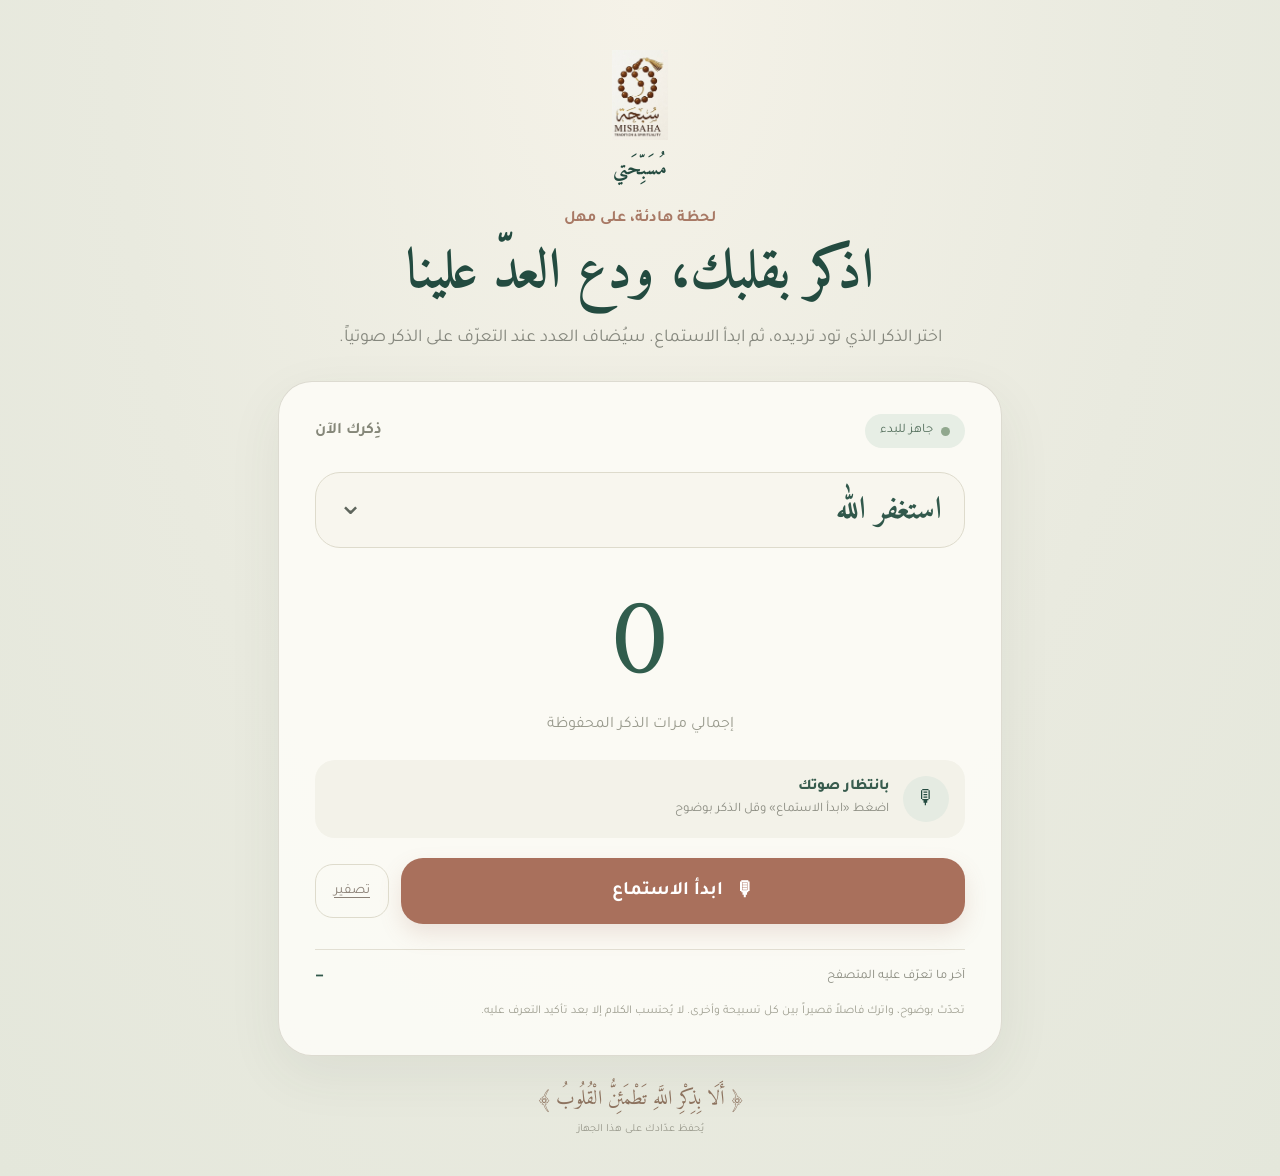
<file: index.html>
<!doctype html>
<html lang="ar" dir="rtl">
<head>
  <meta charset="UTF-8">
  <meta name="viewport" content="width=device-width, initial-scale=1, viewport-fit=cover">
  <meta name="theme-color" content="#e9eadf">
  <meta name="description" content="مسبحة إلكترونية صوتية للتسبيح باللغة العربية">
  <link rel="canonical" href="https://sfeen.space/">
  <title>مسبحتي | التسبيح الصوتي</title>
  <meta property="og:title" content="مسبحة صوتية | التسبيح الصوتي" />
  <link rel="preconnect" href="https://fonts.googleapis.com">
  <link rel="preconnect" href="https://fonts.gstatic.com" crossorigin>
  <link href="https://fonts.googleapis.com/css2?family=Amiri:wght@400;700&family=Tajawal:wght@400;500;700;800&display=swap" rel="stylesheet">
  <link rel="stylesheet" href="style.css">
</head>
<body>
  <main class="page">
<header class="top">
  <div class="brand-mark">
    <img src="Logo.jpg" alt="شعار مسبحتي">
  </div>
  <div class="brand">مُسَبِّحَتي</div>
      <p class="eyebrow">لحظة هادئة، على مهل</p>
      <h1>اذكر بقلبك، ودع العدّ علينا</h1>
      <p class="intro">اختر الذكر الذي تود ترديده، ثم ابدأ الاستماع. سيُضاف العدد عند التعرّف على الذكر صوتياً.</p>
    </header>

    <section class="counter-card" aria-label="عداد التسبيح">
      <div class="card-head">
        <span class="status" id="status"><i></i><span id="statusText">جاهز للبدء</span></span>
        <span class="small-label">ذِكرك الآن</span>
      </div>

      <label class="select-wrap" for="dhikrSelect">
        <span class="sr-only">اختر الذكر</span>
        <select id="dhikrSelect">
          <option value="استغفر الله">استغفر الله</option>
          <option value="سبحان الله">سبحان الله</option>
          <option value="الحمد لله">الحمد لله</option>
                    <option value="الله أكبر">الله أكبر</option>
          <option value="لا إله إلا الله">لا إله إلا الله</option>
        </select>
        <span class="select-icon" aria-hidden="true">⌄</span>
      </label>

      <div class="count" id="count" aria-live="polite">0</div>
      <div class="count-caption">إجمالي مرات الذكر المحفوظة</div>

      <div class="recognition-box">
        <span class="mic-pulse" id="micPulse" aria-hidden="true"><span>🎙</span></span>
        <div>
          <div class="recognition-title" id="recognitionTitle">بانتظار صوتك</div>
          <div class="recognition-detail" id="recognitionDetail">اضغط «ابدأ الاستماع» وقل الذكر بوضوح</div>
        </div>
      </div>

      <div class="actions">
        <button class="listen-btn" id="listenBtn" type="button">
          <span class="btn-icon">🎙</span>
          <span id="listenText">ابدأ الاستماع</span>
        </button>
        <button class="reset-btn" id="resetBtn" type="button" title="تصفير العداد">تصفير</button>
      </div>

      <div class="divider"></div>
      <div class="last-row">
        <span>آخر ما تعرّف عليه المتصفح</span>
        <strong id="lastHeard">—</strong>
      </div>
      <p class="hint">تحدّث بوضوح، واترك فاصلاً قصيراً بين كل تسبيحة وأخرى. لا يُحتسب الكلام إلا بعد تأكيد التعرف عليه.</p>
    </section>

    <footer class="footer">
      <span>﴿ أَلَا بِذِكْرِ اللَّهِ تَطْمَئِنُّ الْقُلُوبُ ﴾</span>
      <small>يُحفظ عدّادك على هذا الجهاز</small>
    </footer>
  </main>

  <div class="toast" id="toast" role="status" aria-live="polite"></div>
  <script src="app.js"></script>
</body>
</html>
</file>
<file: style.css>
*{box-sizing:border-box}
:root{--bg:#e9eadf;--ink:#244b40;--muted:#858779;--paper:#fbfaf5;--line:#e2dfd3;--clay:#a9705c;--soft:#e7eee5}
html{min-height:100%;background:var(--bg)}
body{margin:0;min-height:100vh;color:var(--ink);font-family:"Tajawal",system-ui,sans-serif;background:radial-gradient(ellipse at 50% 0%,#f5f2e8 0,#e9eadf 58%,#e4e7db 100%);-webkit-font-smoothing:antialiased}
button,select{font:inherit}
.page{width:min(100%,760px);margin:0 auto;padding:30px 18px calc(30px + env(safe-area-inset-bottom))}
.top{text-align:center;padding:8px 4px 26px}
.brand-mark{font-size:28px;color:#a87965;line-height:1.1}
.brand{font-family:"Amiri",serif;font-size:20px;font-weight:700;letter-spacing:.04em;margin-top:2px}
.eyebrow{margin:23px 0 8px;color:#a87965;font-size:16px;font-weight:700}
h1{font-family:"Amiri",serif;font-size:clamp(34px,8vw,55px);line-height:1.35;margin:0 auto 10px;font-weight:700;color:#234b40}
.intro{max-width:620px;margin:0 auto;color:#85877d;font-size:16px;line-height:1.9}
.counter-card{background:rgba(251,250,245,.96);border:1px solid rgba(215,213,202,.85);border-radius:34px;padding:25px 22px 24px;box-shadow:0 18px 55px rgba(62,73,54,.07)}
.card-head{display:flex;justify-content:space-between;align-items:center;margin-bottom:24px}
.small-label{font-weight:700;color:#858779}
.status{display:inline-flex;align-items:center;gap:8px;padding:9px 15px;border-radius:30px;background:var(--soft);font-size:13px;color:#55705d}
.status i{width:9px;height:9px;border-radius:50%;background:#91a88e;display:inline-block}
.status.listening i{background:#b87560;box-shadow:0 0 0 5px rgba(184,117,96,.12);animation:pulse 1.5s infinite}
.select-wrap{height:76px;border:1.5px solid #dedbcc;border-radius:25px;background:#f8f6ee;display:flex;align-items:center;padding:0 22px;position:relative}
select{appearance:none;-webkit-appearance:none;border:0;outline:0;background:transparent;color:#31584b;font-family:"Amiri",serif;font-size:31px;font-weight:700;width:100%;text-align:right;direction:rtl;padding:8px 0}
.select-icon{font-size:30px;color:#5e655c;pointer-events:none;line-height:1}
.count{font-family:"Amiri",serif;font-size:112px;line-height:1.25;text-align:center;margin-top:28px;color:#315d4d;font-variant-numeric:tabular-nums}
.count-caption{text-align:center;color:#9a9b8e;font-size:16px;margin-top:0}
.recognition-box{margin:25px 0 20px;padding:14px 16px;border-radius:20px;background:#f3f2e9;display:flex;align-items:center;gap:14px;min-height:78px}
.mic-pulse{width:46px;height:46px;flex:0 0 46px;border-radius:50%;background:#e5ebe2;display:grid;place-items:center;font-size:20px}
.mic-pulse.active{background:#f2e5df;animation:pulse 1.6s infinite}
.recognition-title{font-weight:800;font-size:15px;color:#385c4e;margin-bottom:4px}
.recognition-detail{font-size:13px;color:#8a8b80;line-height:1.6}
.actions{display:flex;gap:12px;align-items:center}
.listen-btn{border:0;border-radius:22px;background:var(--clay);color:white;min-height:66px;flex:1;padding:12px 18px;display:flex;align-items:center;justify-content:center;gap:12px;font-size:19px;font-weight:700;box-shadow:0 10px 22px rgba(169,112,92,.17);cursor:pointer;transition:transform .15s,background .15s}
.listen-btn:active,.reset-btn:active{transform:scale(.98)}
.listen-btn.stop{background:#31584b}
.btn-icon{font-size:20px}
.reset-btn{border:1px solid #dedbcc;background:transparent;color:#8b8177;border-radius:18px;padding:12px 18px;min-height:54px;cursor:pointer;font-size:14px;text-decoration:underline;text-underline-offset:4px}
.divider{height:1px;background:var(--line);margin:25px 0 18px}
.last-row{display:flex;justify-content:space-between;gap:12px;align-items:center;color:#8b8c80;font-size:13px}
.last-row strong{color:#31584b;font-size:14px;max-width:55%;overflow-wrap:anywhere}
.hint{margin:16px 0 0;color:#a0a092;font-size:12px;line-height:1.8}
.footer{text-align:center;padding:26px 8px 10px;color:#8d735f;font-family:"Amiri",serif;font-size:20px}
.footer small{display:block;margin-top:6px;font-family:"Tajawal",sans-serif;font-size:11px;color:#99998c}
.toast{position:fixed;left:16px;right:16px;bottom:calc(18px + env(safe-area-inset-bottom));max-width:520px;margin:auto;padding:13px 16px;border-radius:14px;background:#294c40;color:white;text-align:center;font-size:14px;box-shadow:0 8px 25px #0002;opacity:0;transform:translateY(12px);pointer-events:none;transition:.25s;z-index:10}
.toast.show{opacity:1;transform:translateY(0)}
.sr-only{position:absolute;width:1px;height:1px;padding:0;margin:-1px;overflow:hidden;clip:rect(0,0,0,0);white-space:nowrap;border:0}
@keyframes pulse{0%,100%{opacity:1}50%{opacity:.55}}
@media(min-width:650px){.page{padding-top:42px}.counter-card{padding:32px 36px}.intro{font-size:18px}}
@media(max-width:380px){.page{padding-inline:12px}.counter-card{padding:20px 16px;border-radius:27px}.count{font-size:96px}.listen-btn{font-size:17px}.reset-btn{padding-inline:13px}}
.brand-mark {
  width: 90px;
  height: 90px;
  margin: 0 auto 12px;
  display: flex;
  align-items: center;
  justify-content: center;
  overflow: hidden;
  background: transparent;
}

.brand-mark img {
  width: 100%;
  height: 100%;
  object-fit: contain;
  display: block;
}
</file>
